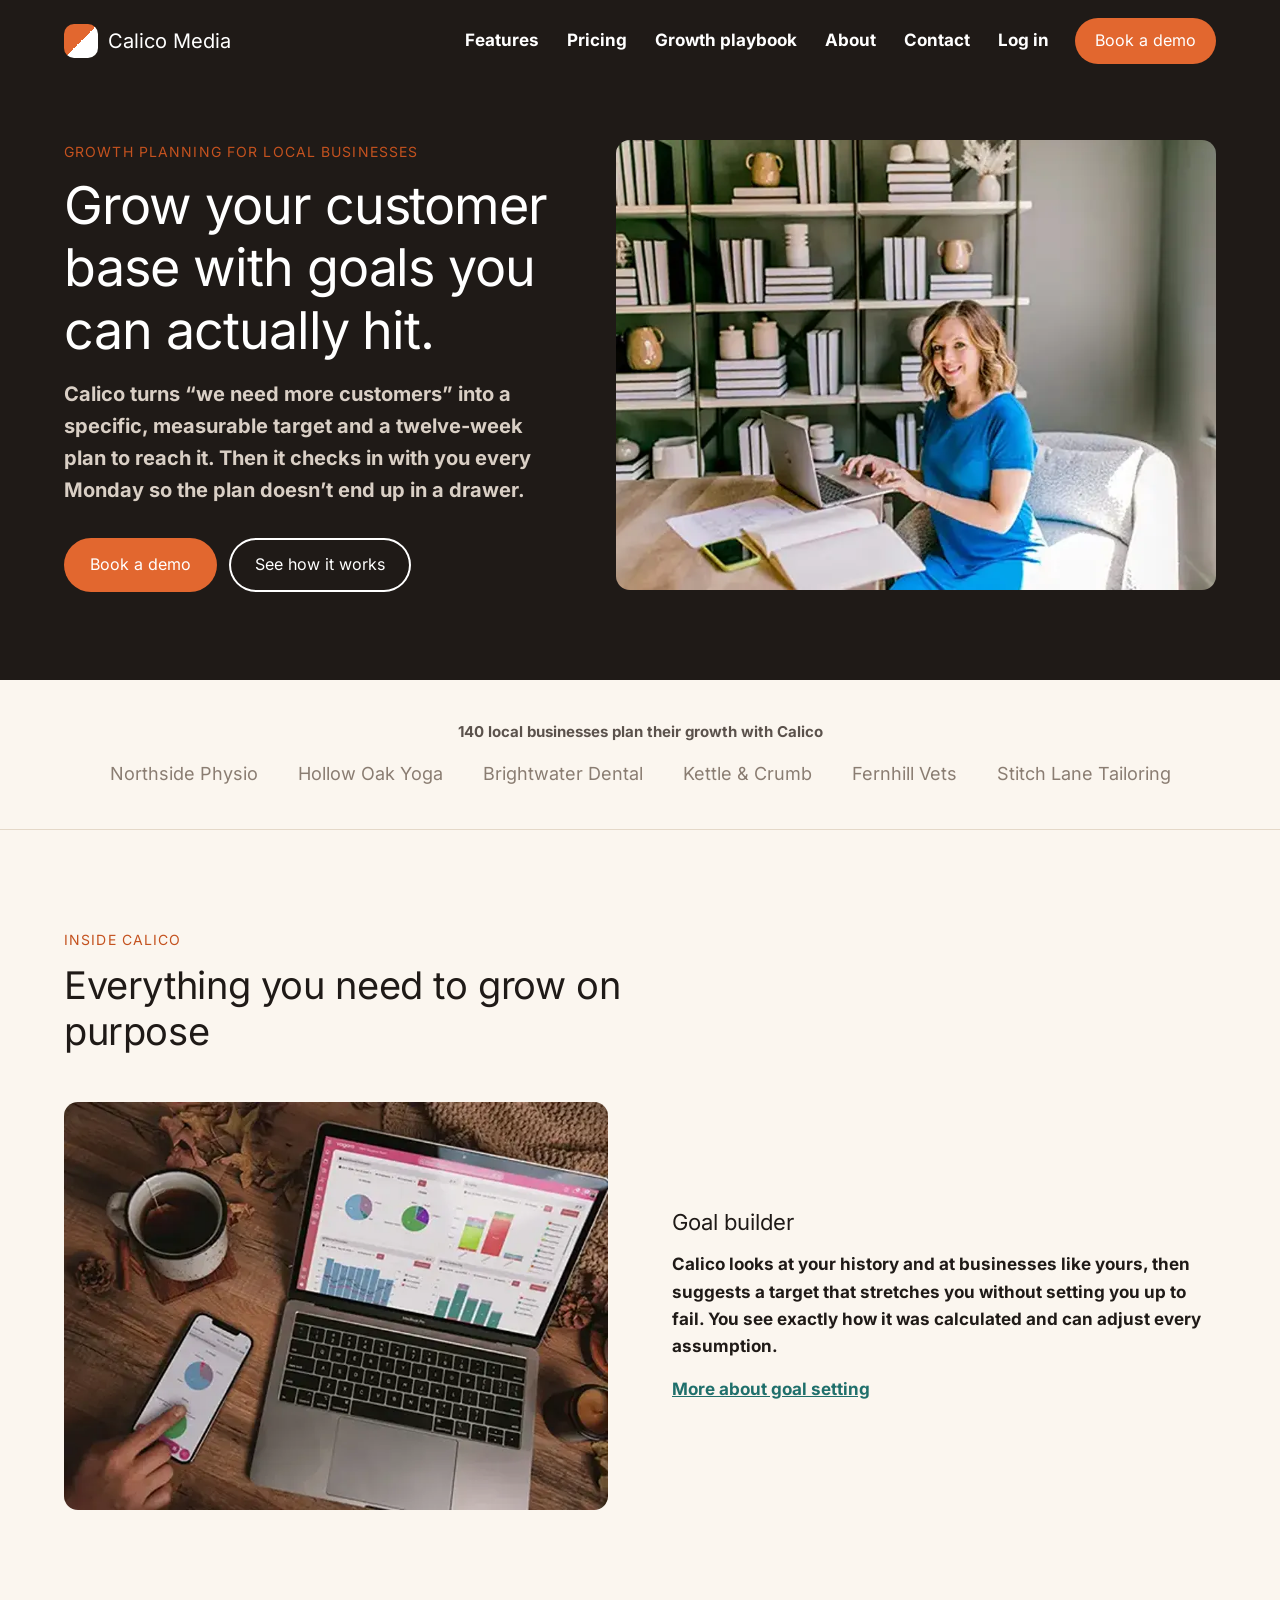
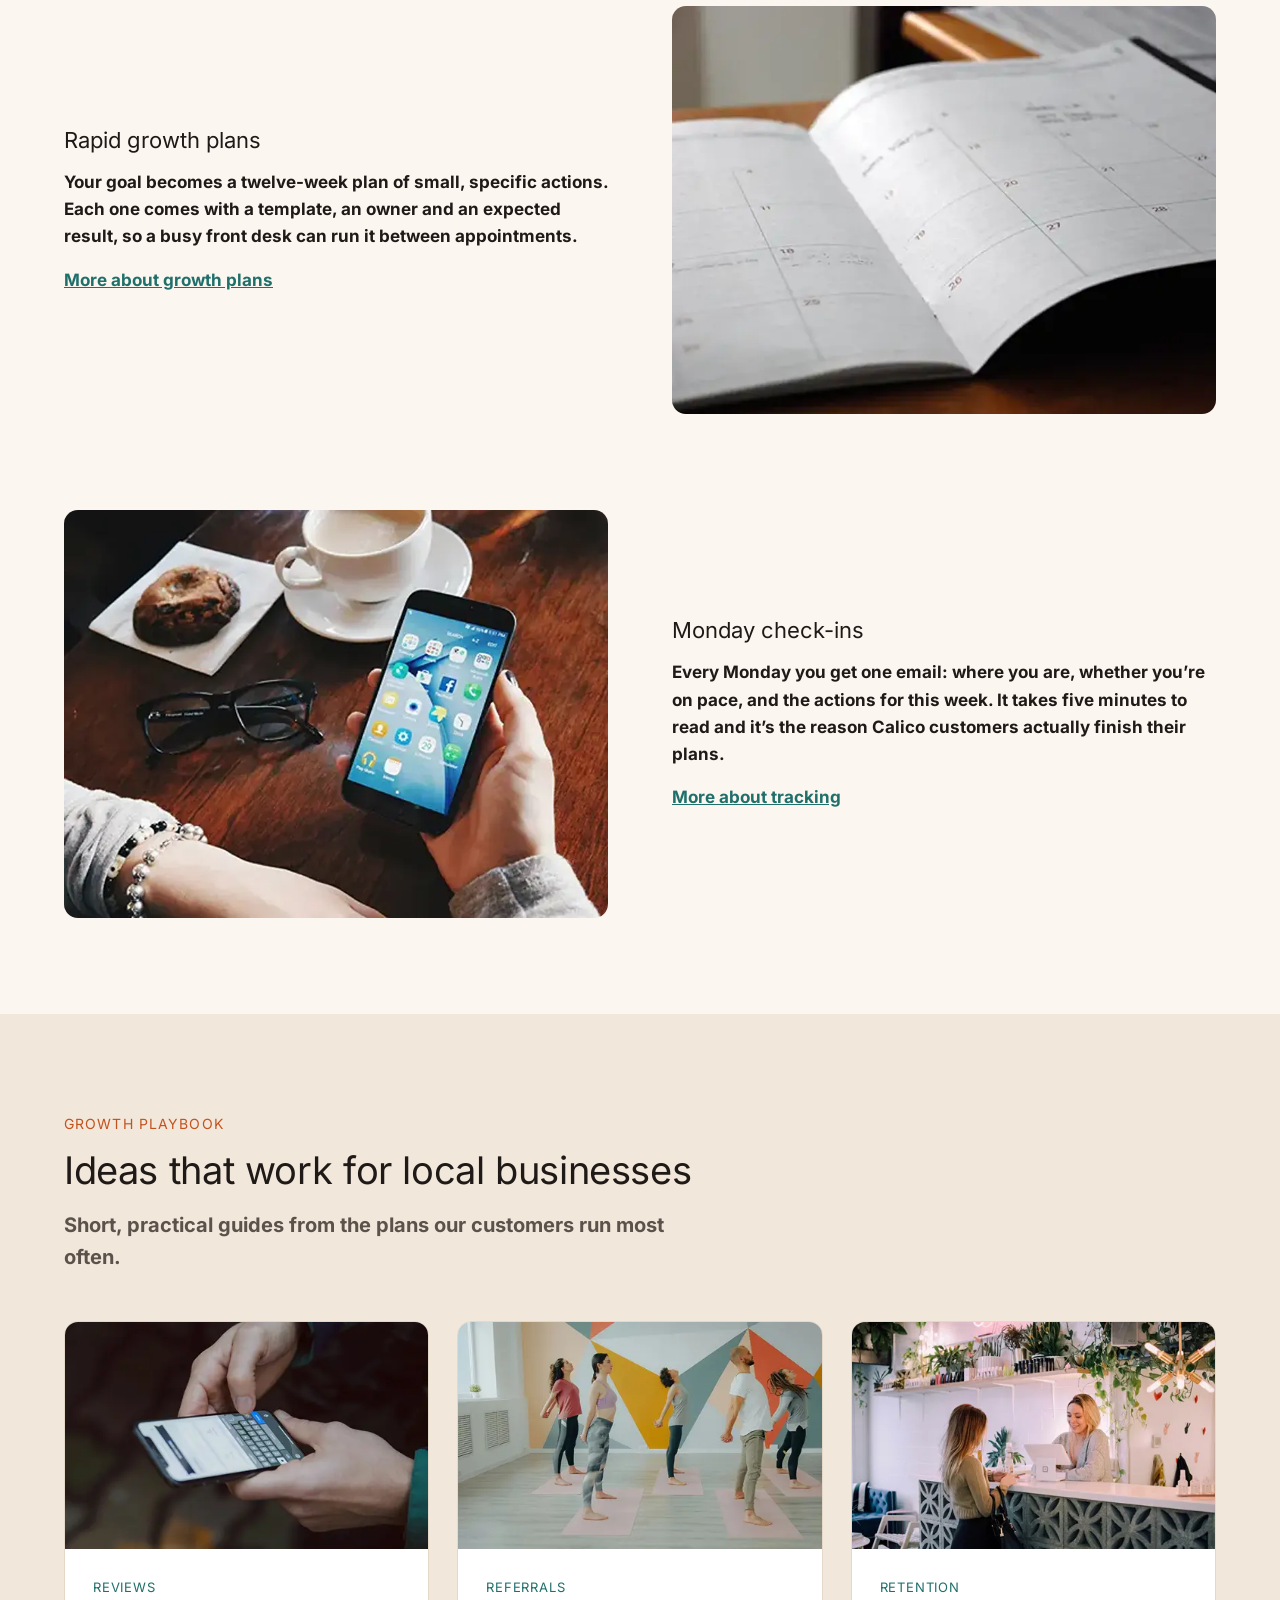
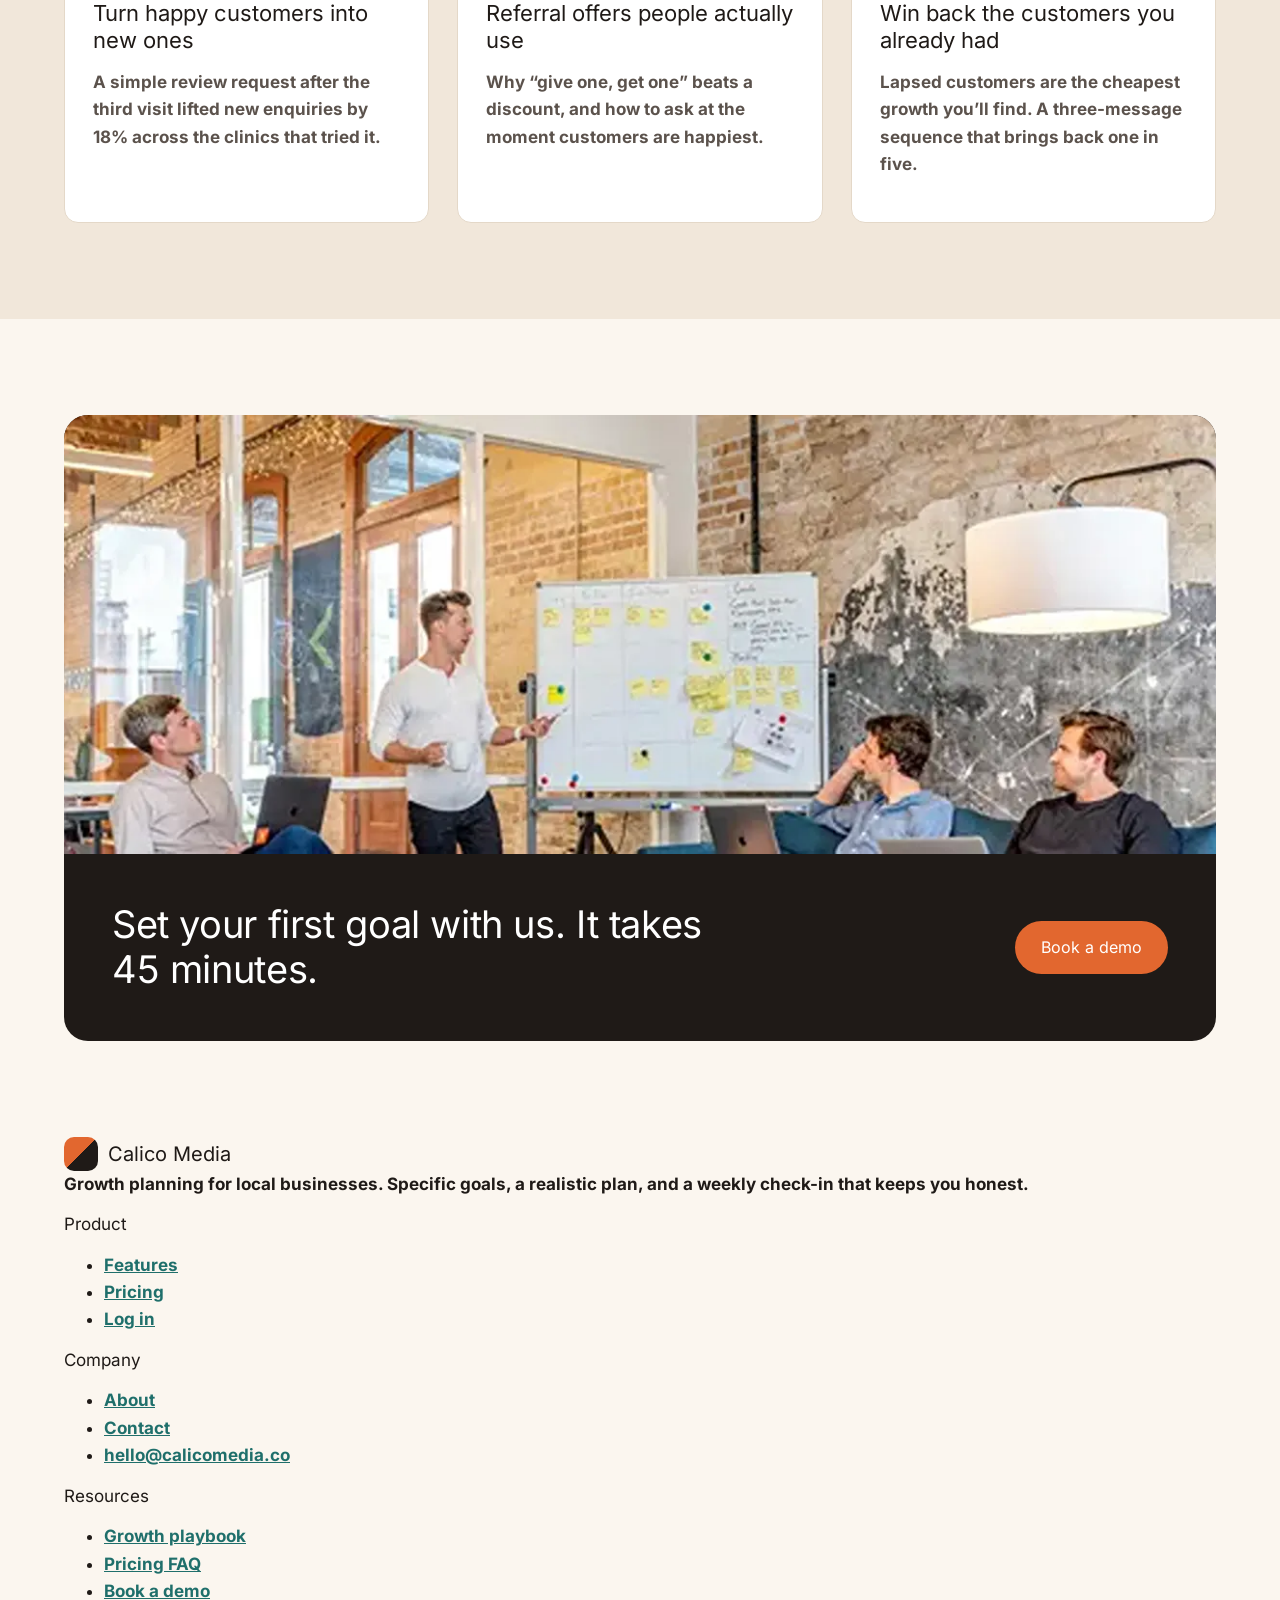
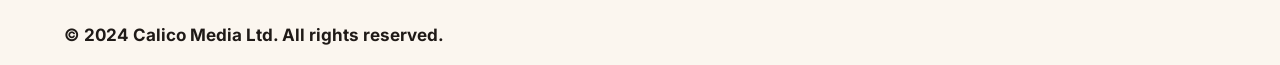
<file: public/index.html>
<!DOCTYPE html>
<html lang="en">
<head>
  <meta charset="utf-8">
  <meta name="viewport" content="width=device-width, initial-scale=1">
  <title>Calico Media | Growth planning for local businesses</title>
  <meta name="description" content="Calico helps local businesses grow their customer base with specific, measurable, realistic goals and a rapid growth plan you can run every week.">
  <link rel="stylesheet" href="css/styles.css">
</head>
<body>
  <header class="site-header site-header--home">
    <div class="container">
      <a class="logo" href="index.html"><span class="logo-mark"></span>Calico Media</a>
      <nav aria-label="Main">
        <ul class="nav-links">
          <li><a href="features.html">Features</a></li>
          <li><a href="pricing.html">Pricing</a></li>
          <li><a href="#playbook">Growth playbook</a></li>
          <li><a href="about.html">About</a></li>
          <li><a href="contact.html">Contact</a></li>
          <li><a href="https://app.calicomedia.co/login">Log in</a></li>
          <li><a class="btn" href="contact.html">Book a demo</a></li>
        </ul>
      </nav>
    </div>
  </header>

  <main>
    <section class="hero">
      <div class="container hero-inner">
        <div class="hero-text">
          <span class="eyebrow">Growth planning for local businesses</span>
          <h1>Grow your customer base with goals you can actually hit.</h1>
          <p class="lead">Calico turns &ldquo;we need more customers&rdquo; into a specific, measurable target and a twelve-week plan to reach it. Then it checks in with you every Monday so the plan doesn&rsquo;t end up in a drawer.</p>
          <div class="hero-actions">
            <a class="btn" href="contact.html">Book a demo</a>
            <a class="btn btn--ghost" href="features.html">See how it works</a>
          </div>
        </div>
        <div class="hero-media">
          <img
            class="hero-image"
            src="images_webp/hero-weekly-plan-800.webp"
            srcset="
              images_webp/hero-weekly-plan-480.webp 480w,
              images_webp/hero-weekly-plan-800.webp 800w,
              images_webp/hero-weekly-plan-1200.webp 1200w
            "
            sizes="(max-width: 640px) 100vw, 600px"
            alt="A business owner at her desk with a laptop and an open planner"
            fetchpriority="high"
          >
        </div>
      </div>
    </section>

    <section class="trust">
      <div class="container">
        <p>140 local businesses plan their growth with Calico</p>
        <ul class="trust-list">
          <li>Northside Physio</li>
          <li>Hollow Oak Yoga</li>
          <li>Brightwater Dental</li>
          <li>Kettle &amp; Crumb</li>
          <li>Fernhill Vets</li>
          <li>Stitch Lane Tailoring</li>
        </ul>
      </div>
    </section>

    <section class="section">
      <div class="container">
        <div class="section-intro">
          <span class="eyebrow">Inside Calico</span>
          <h2>Everything you need to grow on purpose</h2>
        </div>

        <div class="feature-row">
          <div class="feature-media">
            <img
              src="images_webp/feature-goal-builder-800.webp"
              srcset="
                images_webp/feature-goal-builder.webp 480w,
                images_webp/feature-goal-builder-800.webp 800w,
                images_webp/feature-goal-builder-1100.webp 1100w
              "
              sizes="(max-width: 768px) 100vw, 544px"
              alt="Growth charts on a laptop and phone beside a cup of tea"
              loading="lazy"
            >
          </div>
          <div>
            <h3>Goal builder</h3>
            <p>Calico looks at your history and at businesses like yours, then suggests a target that stretches you without setting you up to fail. You see exactly how it was calculated and can adjust every assumption.</p>
            <a href="features.html">More about goal setting</a>
          </div>
        </div>

        <div class="feature-row feature-row--reverse">
          <div class="feature-media">
            <img
              src="images_webp/feature-growth-plan-800.webp"
              srcset="
                images_webp/feature-growth-plan.webp 480w,
                images_webp/feature-growth-plan-800.webp 800w,
                images_webp/feature-growth-plan-1100.webp 1100w
              "
              sizes="(max-width: 768px) 100vw, 544px"
              alt="An open planner showing the weeks ahead"
              loading="lazy"
            >
          </div>
          <div>
            <h3>Rapid growth plans</h3>
            <p>Your goal becomes a twelve-week plan of small, specific actions. Each one comes with a template, an owner and an expected result, so a busy front desk can run it between appointments.</p>
            <a href="features.html">More about growth plans</a>
          </div>
        </div>

        <div class="feature-row">
          <div class="feature-media">
            <img
              src="images_webp/feature-monday-checkin-800.webp"
              srcset="
                images_webp/feature-monday-checkin.webp 480w,
                images_webp/feature-monday-checkin-800.webp 800w,
                images_webp/feature-monday-checkin-1100.webp 1100w
              "
              sizes="(max-width: 768px) 100vw, 544px"
              alt="Checking a phone over coffee on a Monday morning"
              loading="lazy"
            >
          </div>
          <div>
            <h3>Monday check-ins</h3>
            <p>Every Monday you get one email: where you are, whether you&rsquo;re on pace, and the actions for this week. It takes five minutes to read and it&rsquo;s the reason Calico customers actually finish their plans.</p>
            <a href="features.html">More about tracking</a>
          </div>
        </div>
      </div>
    </section>

    <section class="section section--sand" id="playbook">
      <div class="container">
        <div class="section-intro">
          <span class="eyebrow">Growth playbook</span>
          <h2>Ideas that work for local businesses</h2>
          <p class="lead">Short, practical guides from the plans our customers run most often.</p>
        </div>
        <div class="playbook-grid">
          <article class="card">
            <img
              src="images_webp/playbook-reviews-800.webp"
              srcset="
                images_webp/playbook-reviews.webp 400w,
                images_webp/playbook-reviews-800.webp 800w,
                images_webp/playbook-reviews-1100.webp 1100w
              "
              sizes="(max-width: 650px) 100vw, 380px"
              alt="A customer typing a review on their phone"
              loading="lazy"
            >
            <div class="card-body">
              <span class="card-tag">Reviews</span>
              <h3>Turn happy customers into new ones</h3>
              <p>A simple review request after the third visit lifted new enquiries by 18% across the clinics that tried it.</p>
            </div>
          </article>
          <article class="card">
            <img
              src="images_webp/playbook-referrals-800.webp"
              srcset="
                images_webp/playbook-referrals.webp 400w,
                images_webp/playbook-referrals-800.webp 800w,
                images_webp/playbook-referrals-1100.webp 1100w
              "
              sizes="(max-width: 650px) 100vw, 380px"
              alt="A group class stretching together in a yoga studio"
              loading="lazy"
            >
            <div class="card-body">
              <span class="card-tag">Referrals</span>
              <h3>Referral offers people actually use</h3>
              <p>Why &ldquo;give one, get one&rdquo; beats a discount, and how to ask at the moment customers are happiest.</p>
            </div>
          </article>
          <article class="card">
            <img
              src="images_webp/playbook-rebooking-800.webp"
              srcset="
                images_webp/playbook-rebooking.webp 400w,
                images_webp/playbook-rebooking-800.webp 800w,
                images_webp/playbook-rebooking-1100.webp 1100w
              "
              sizes="(max-width: 650px) 100vw, 380px"
              alt="A customer at the front desk booking her next visit"
              loading="lazy"
            >
            <div class="card-body">
              <span class="card-tag">Retention</span>
              <h3>Win back the customers you already had</h3>
              <p>Lapsed customers are the cheapest growth you&rsquo;ll find. A three-message sequence that brings back one in five.</p>
            </div>
          </article>
        </div>
      </div>
    </section>

    <section class="section">
      <div class="container">
        <div class="cta-band">
          <img
            src="images_webp/team-workshop-800.webp"
            srcset="
              images_webp/team-workshop.webp 480w,
              images_webp/team-workshop-800.webp 800w,
              images_webp/team-workshop-1200.webp 1200w
            "
            sizes="(max-width: 1200px) 100vw, 1152px"
            alt="The Calico Media team planning around a whiteboard"
            loading="lazy"
          >
          <div class="cta-body">
            <h2>Set your first goal with us. It takes 45 minutes.</h2>
            <a class="btn" href="contact.html">Book a demo</a>
          </div>
        </div>
      </div>
    </section>
  </main>

  <footer class="site-footer">
    <div class="container">
      <div class="footer-grid">
        <div>
          <a class="logo" href="index.html"><span class="logo-mark"></span>Calico Media</a>
          <p>Growth planning for local businesses. Specific goals, a realistic plan, and a weekly check-in that keeps you honest.</p>
        </div>
        <div>
          <h4>Product</h4>
          <ul>
            <li><a href="features.html">Features</a></li>
            <li><a href="pricing.html">Pricing</a></li>
            <li><a href="https://app.calicomedia.co/login">Log in</a></li>
          </ul>
        </div>
        <div>
          <h4>Company</h4>
          <ul>
            <li><a href="about.html">About</a></li>
            <li><a href="contact.html">Contact</a></li>
            <li><a href="mailto:hello@calicomedia.co">hello@calicomedia.co</a></li>
          </ul>
        </div>
        <div>
          <h4>Resources</h4>
          <ul>
            <li><a href="index.html#playbook">Growth playbook</a></li>
            <li><a href="pricing.html#faq">Pricing FAQ</a></li>
            <li><a href="contact.html">Book a demo</a></li>
          </ul>
        </div>
      </div>
      <div class="footer-bottom">
        <p>&copy; 2024 Calico Media Ltd. All rights reserved.</p>
      </div>
    </div>
  </footer>
</body>
</html>
</file>
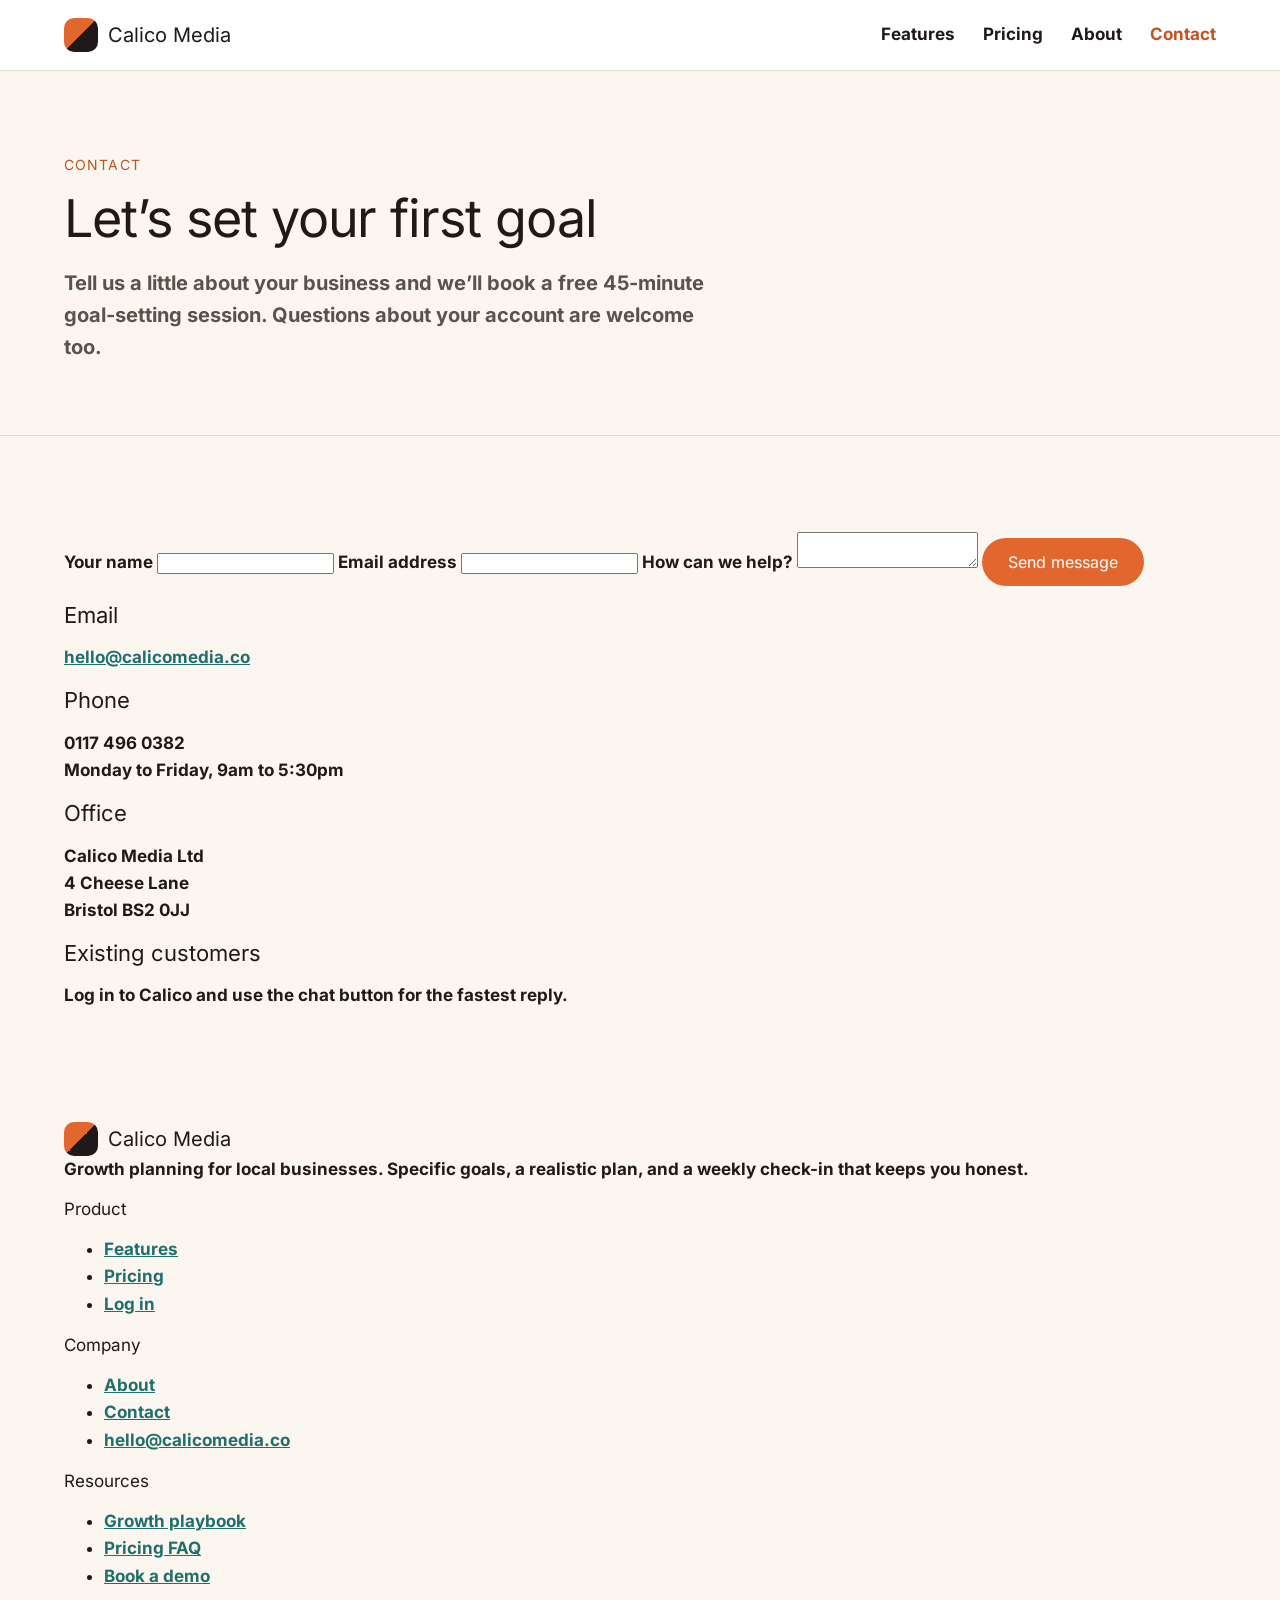
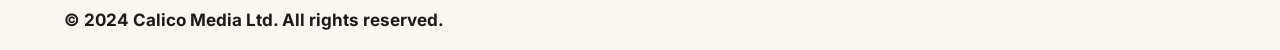
<file: public/contact.html>
<!DOCTYPE html>
<html lang="en">
<head>
  <meta charset="utf-8">
  <meta name="viewport" content="width=device-width, initial-scale=1">
  <title>Contact | Calico Media</title>
  <meta name="description" content="Book a demo or ask us a question. We reply within one business day.">
  <link rel="preconnect" href="https://fonts.googleapis.com">
  <link rel="preconnect" href="https://fonts.gstatic.com" crossorigin>
  <link href="https://fonts.googleapis.com/css2?family=Inter:wght@100;200;300;400;500;600;700;800;900&display=swap" rel="stylesheet">
  <link rel="stylesheet" href="css/styles.css">
</head>
<body>
  <header class="site-header">
    <div class="container">
      <a class="logo" href="index.html"><span class="logo-mark"></span>Calico Media</a>
      <nav aria-label="Main">
        <ul class="nav-links">
          <li><a href="features.html">Features</a></li>
          <li><a href="pricing.html">Pricing</a></li>
          <li><a href="about.html">About</a></li>
          <li><a href="contact.html" aria-current="page">Contact</a></li>
        </ul>
      </nav>
    </div>
  </header>

  <main>
    <section class="page-header">
      <div class="container">
        <span class="eyebrow">Contact</span>
        <h1>Let&rsquo;s set your first goal</h1>
        <p class="lead">Tell us a little about your business and we&rsquo;ll book a free 45-minute goal-setting session. Questions about your account are welcome too.</p>
      </div>
    </section>

    <section class="section">
      <div class="container contact-layout">
        <form class="contact-form" id="contact-form" action="/contact" method="post">
          <label for="name">Your name</label>
          <input type="text" id="name" name="name" required>

          <label for="email">Email address</label>
          <input type="email" id="email" name="email" required>

          <label for="message">How can we help?</label>
          <textarea id="message" name="message" required></textarea>

          <!-- Check 1: Honeypot (hidden from humans and screen readers, visible to bots) -->
          <div style="position: absolute; left: -9999px; width: 1px; height: 1px; overflow: hidden;" aria-hidden="true">
            <label for="website">Website</label>
            <input type="text" id="website" name="website" tabindex="-1" autocomplete="off">
          </div>

          <!-- Check 2: Form load timestamp -->
          <input type="hidden" id="form_loaded_at" name="form_loaded_at" value="">

          <button class="btn" type="submit">Send message</button>
          <p class="form-status" id="form-status" role="status"></p>
        </form>

        <aside class="contact-aside">
          <h3>Email</h3>
          <p><a href="mailto:hello@calicomedia.co">hello@calicomedia.co</a></p>
          <h3>Phone</h3>
          <p>0117 496 0382<br>Monday to Friday, 9am to 5:30pm</p>
          <h3>Office</h3>
          <p>Calico Media Ltd<br>4 Cheese Lane<br>Bristol BS2 0JJ</p>
          <h3>Existing customers</h3>
          <p>Log in to Calico and use the chat button for the fastest reply.</p>
        </aside>
      </div>
    </section>
  </main>

  <footer class="site-footer">
    <div class="container">
      <div class="footer-grid">
        <div>
          <a class="logo" href="index.html"><span class="logo-mark"></span>Calico Media</a>
          <p>Growth planning for local businesses. Specific goals, a realistic plan, and a weekly check-in that keeps you honest.</p>
        </div>
        <div>
          <h4>Product</h4>
          <ul>
            <li><a href="features.html">Features</a></li>
            <li><a href="pricing.html">Pricing</a></li>
            <li><a href="https://app.calicomedia.co/login">Log in</a></li>
          </ul>
        </div>
        <div>
          <h4>Company</h4>
          <ul>
            <li><a href="about.html">About</a></li>
            <li><a href="contact.html">Contact</a></li>
            <li><a href="mailto:hello@calicomedia.co">hello@calicomedia.co</a></li>
          </ul>
        </div>
        <div>
          <h4>Resources</h4>
          <ul>
            <li><a href="index.html#playbook">Growth playbook</a></li>
            <li><a href="pricing.html#faq">Pricing FAQ</a></li>
            <li><a href="contact.html">Book a demo</a></li>
          </ul>
        </div>
      </div>
      <div class="footer-bottom">
        <p>&copy; 2024 Calico Media Ltd. All rights reserved.</p>
      </div>
    </div>
  </footer>
  <script src="js/contact.js"></script>
</body>
</html>
</file>
<file: public/css/styles.css>
/* Calico Media marketing site */

@font-face {
  font-family: 'Inter';
  src: url('../fonts/inter-400.woff2') format('woff2');
  font-weight: 400;
  font-style: normal;
  font-display: swap;
}

@font-face {
  font-family: 'Inter';
  src: url('../fonts/inter-700.woff2') format('woff2');
  font-weight: 700;
  font-style: normal;
  font-display: swap;
}

:root {
  --ink: #1f1a17;
  --ink-soft: #5b524c;
  --cream: #fbf6ef;
  --sand: #f1e7da;
  --white: #ffffff;
  --orange: #e2672f;
  --orange-dark: #c4521f;
  --teal: #1f6f6b;
  --line: #e4d8c8;
  --radius: 14px;
}

*,
*::before,
*::after {
  box-sizing: border-box;
}

body {
  margin: 0;
  font-family: 'Inter', -apple-system, BlinkMacSystemFont, 'Segoe UI', sans-serif;
  font-weight: 400;
  font-size: 17px;
  line-height: 1.6;
  color: var(--ink);
  background: var(--cream);
}

h1,
h2,
h3,
h4 {
  font-weight: 700;
  line-height: 1.2;
  margin: 0 0 16px;
}

h1 {
  font-size: 52px;
  letter-spacing: -0.02em;
}

h2 {
  font-size: 38px;
  letter-spacing: -0.01em;
}

h3 {
  font-size: 22px;
}

p {
  margin: 0 0 16px;
}

a {
  color: var(--teal);
}

img {
  max-width: 100%;
}

.container {
  max-width: 1200px;
  margin: 0 auto;
  padding: 0 24px;
}

.section {
  padding: 96px 0;
}

.section--sand {
  background: var(--sand);
}

.eyebrow {
  display: inline-block;
  font-size: 14px;
  font-weight: 700;
  letter-spacing: 0.08em;
  text-transform: uppercase;
  color: var(--orange-dark);
  margin-bottom: 12px;
}

.lead {
  font-size: 20px;
  color: var(--ink-soft);
  max-width: 640px;
}

.section-intro {
  max-width: 680px;
  margin-bottom: 48px;
}

.btn {
  display: inline-block;
  padding: 14px 26px;
  border-radius: 999px;
  background: var(--orange);
  color: var(--white);
  font-weight: 700;
  text-decoration: none;
  border: 0;
  font-size: 16px;
  font-family: inherit;
  cursor: pointer;
}

.btn:hover {
  background: var(--orange-dark);
}

.btn--ghost {
  background: transparent;
  color: inherit;
  box-shadow: inset 0 0 0 2px currentColor;
}

.btn--ghost:hover {
  background: rgba(255, 255, 255, 0.1);
}

/* Header */

.site-header {
  background: var(--white);
  border-bottom: 1px solid var(--line);
}

.site-header .container {
  display: flex;
  flex-wrap: wrap;
  align-items: center;
  justify-content: space-between;
  gap: 12px 32px;
  padding-top: 18px;
  padding-bottom: 18px;
}

.logo {
  display: flex;
  align-items: center;
  gap: 10px;
  flex-shrink: 0;
  font-size: 20px;
  font-weight: 700;
  color: var(--ink);
  text-decoration: none;
}

.logo-mark {
  width: 34px;
  height: 34px;
  border-radius: 10px;
  background: linear-gradient(135deg, var(--orange) 0%, var(--orange) 50%, var(--ink) 50%, var(--ink) 100%);
}

.nav-links {
  display: flex;
  flex-wrap: wrap;
  align-items: center;
  gap: 8px 28px;
  list-style: none;
  margin: 0;
  padding: 0;
}

.nav-links a {
  color: var(--ink);
  text-decoration: none;
}

.nav-links a:hover,
.nav-links a[aria-current='page'] {
  color: var(--orange-dark);
}

.site-header--home {
  background: var(--ink);
  border-bottom: 0;
}

.site-header--home .logo,
.site-header--home .nav-links a {
  color: var(--white);
}

.site-header--home .logo-mark {
  background: linear-gradient(135deg, var(--orange) 0%, var(--orange) 50%, var(--white) 50%, var(--white) 100%);
}

.site-header--home .container {
  flex-wrap: nowrap;
}

.site-header--home nav {
  min-width: 0;
}

.site-header--home .nav-links {
  flex-wrap: nowrap;
  gap: 0;
}

.site-header--home .nav-links li {
  min-width: 0;
}

.site-header--home .nav-links a {
  display: block;
  padding: 0 14px;
  white-space: nowrap;
}

.site-header--home .nav-links li:last-child {
  flex-shrink: 0;
}

.site-header--home .nav-links .btn {
  margin-left: 12px;
  padding: 10px 20px;
}

/* Home hero */

.hero {
  background: var(--ink);
  color: var(--white);
  padding: 56px 0 88px;
}

.hero-inner {
  display: flex;
  align-items: center;
  gap: 56px;
}

.hero-text {
  flex: 1;
}

.hero-text .lead {
  color: #d9cfc5;
}

.hero-actions {
  display: flex;
  flex-wrap: wrap;
  gap: 12px;
  margin-top: 32px;
}

.hero-media {
  width: 600px;
  max-width: 100%;
  flex-shrink: 0;
}

.hero-image {
  width: 100%;
  aspect-ratio: 4 / 3;
  object-fit: cover;
  border-radius: var(--radius);
  display: block;
}

/* Trust strip */

.trust {
  padding: 40px 0;
  border-bottom: 1px solid var(--line);
  text-align: center;
}

.trust p {
  color: var(--ink-soft);
  font-size: 15px;
}

.trust-list {
  display: flex;
  flex-wrap: wrap;
  justify-content: center;
  gap: 12px 40px;
  list-style: none;
  margin: 0;
  padding: 0;
  font-weight: 700;
  font-size: 18px;
  color: #8a7d72;
}

/* Steps */

.steps {
  display: grid;
  grid-template-columns: repeat(auto-fit, minmax(240px, 1fr));
  gap: 24px;
}

.step {
  background: var(--white);
  border: 1px solid var(--line);
  border-radius: var(--radius);
  padding: 32px;
}

.step-number {
  display: inline-flex;
  align-items: center;
  justify-content: center;
  width: 40px;
  height: 40px;
  border-radius: 50%;
  background: var(--sand);
  color: var(--orange-dark);
  font-weight: 700;
  margin-bottom: 16px;
}

/* Check list */

.check-list {
  list-style: none;
  margin: 24px 0 0;
  padding: 0;
}

.check-list li {
  position: relative;
  padding-left: 32px;
  margin-bottom: 14px;
}

.check-list li::before {
  content: '';
  position: absolute;
  left: 0;
  top: 6px;
  width: 16px;
  height: 16px;
  border-radius: 50%;
  background: var(--teal);
  box-shadow: inset 0 0 0 4px #cfe6e4;
}

/* FAQ */

.faq {
  max-width: 820px;
}

.faq details {
  border-top: 1px solid var(--line);
  padding: 20px 0;
}

.faq details:last-child {
  border-bottom: 1px solid var(--line);
}

.faq summary {
  font-weight: 700;
  font-size: 19px;
  cursor: pointer;
}

.faq details p {
  margin-top: 12px;
  color: var(--ink-soft);
}

/* Feature rows */

.feature-row {
  display: grid;
  grid-template-columns: 1fr 1fr;
  gap: 64px;
  align-items: center;
  margin-bottom: 96px;
}

.feature-row:last-child {
  margin-bottom: 0;
}

.feature-row--reverse .feature-media {
  order: 2;
}

.feature-media img {
  display: block;
  width: 100%;
  aspect-ratio: 4 / 3;
  object-fit: cover;
  border-radius: var(--radius);
}

/* Playbook */

.playbook-grid {
  display: grid;
  grid-template-columns: repeat(auto-fit, minmax(300px, 1fr));
  gap: 28px;
}

/* Card grid */

.card-grid {
  display: grid;
  grid-template-columns: repeat(3, 1fr);
  gap: 28px;
}

.card {
  background: var(--white);
  border: 1px solid var(--line);
  border-radius: var(--radius);
  overflow: hidden;
}

.card img {
  display: block;
  width: 100%;
  aspect-ratio: 16 / 10;
  object-fit: cover;
}

.card-body {
  padding: 24px 28px 28px;
}

.card-body p {
  color: var(--ink-soft);
}

.card-tag {
  font-size: 13px;
  font-weight: 700;
  text-transform: uppercase;
  letter-spacing: 0.06em;
  color: var(--teal);
}

.icon-dot {
  width: 44px;
  height: 44px;
  border-radius: 12px;
  background: var(--sand);
  margin-bottom: 18px;
  position: relative;
}

.icon-dot::after {
  content: '';
  position: absolute;
  inset: 13px;
  border-radius: 50%;
  background: var(--orange);
}

/* CTA band */

.cta-band {
  background: var(--ink);
  color: var(--white);
  border-radius: 24px;
  overflow: hidden;
}

.cta-band img {
  display: block;
  width: 100%;
  aspect-ratio: 21 / 8;
  object-fit: cover;
}

.cta-body {
  padding: 48px;
  display: flex;
  flex-wrap: wrap;
  align-items: center;
  justify-content: space-between;
  gap: 24px;
}

.cta-body h2 {
  margin: 0;
  max-width: 620px;
}

/* Page header (inner pages) */

.page-header {
  padding: 80px 0 56px;
  border-bottom: 1px solid var(--line);
}

/* Pricing */

.pricing-grid {
  display: grid;
  grid-template-columns: repeat(auto-fit, minmax(260px, 1fr));
  gap: 24px;
  align-items: stretch;
}

.pricing-card {
  background: var(--white);
  border: 1px solid var(--line);
  border-radius: var(--radius);
  padding: 36px 32px;
  display:
</file>
